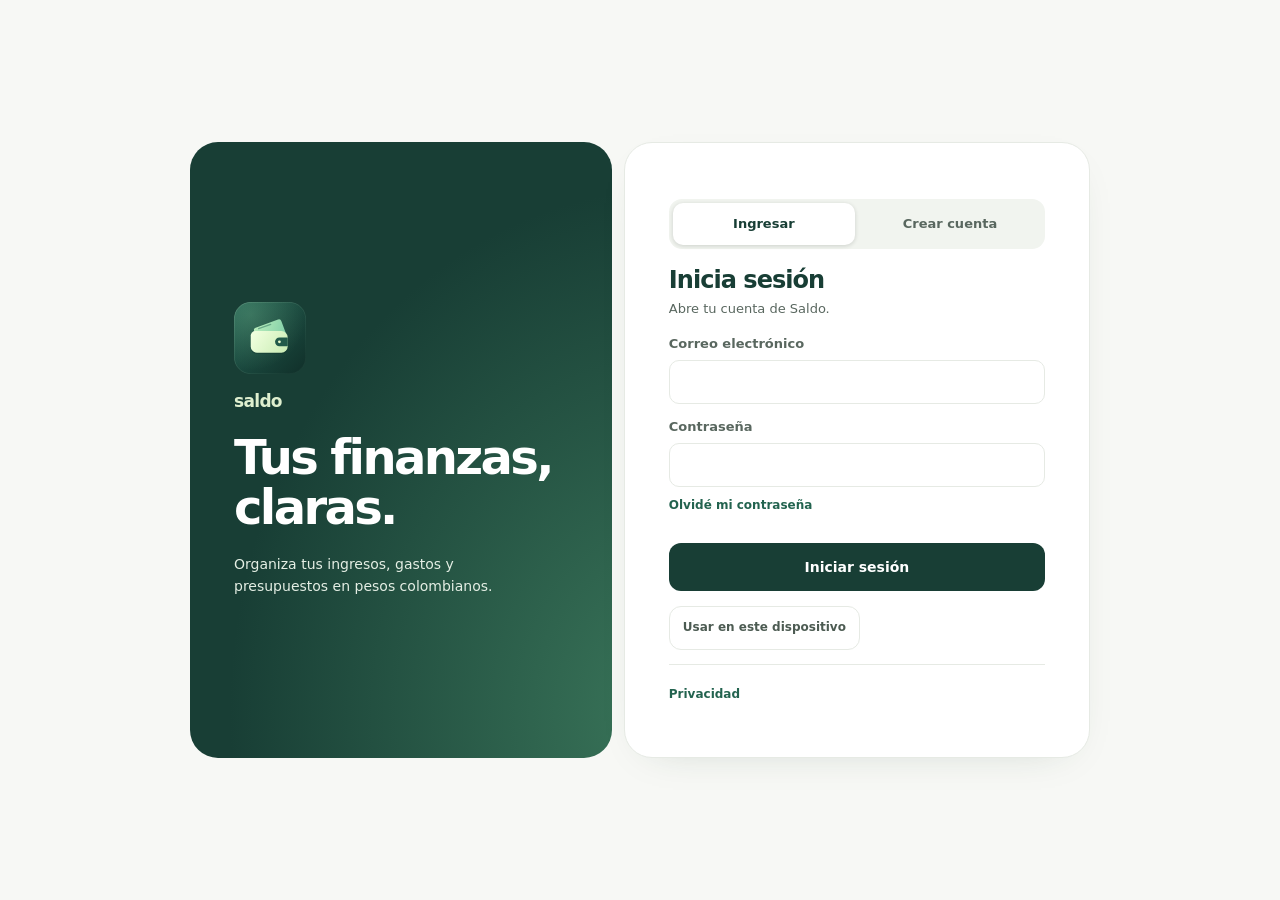
<file: index.html>
<!doctype html>
<html lang="es">
  <head>
    <meta charset="UTF-8" />
    <meta name="viewport" content="width=device-width, initial-scale=1, viewport-fit=cover" />
    <meta name="referrer" content="no-referrer" />
    <meta http-equiv="Content-Security-Policy" content="default-src 'self'; script-src 'self'; style-src 'self' 'unsafe-inline' https://fonts.googleapis.com; font-src 'self' https://fonts.gstatic.com; img-src 'self' data:; connect-src 'self' https://odveqruhywtrdajuxcts.supabase.co; object-src 'none'; base-uri 'none'; form-action 'self'; upgrade-insecure-requests" />
    <meta name="theme-color" content="#f7f8f5" />
    <meta name="description" content="Organiza tus ingresos, gastos y presupuestos en un solo lugar." />
    <link rel="icon" href="./icons/launcher.svg" type="image/svg+xml" />
    <link rel="apple-touch-icon" sizes="180x180" href="./icons/launcher-apple-180.png" />
    <link rel="manifest" href="./manifest.webmanifest" />
    <script src="./saldo-theme.js?v=7"></script>
    <link rel="stylesheet" href="./styles.css?v=7" />
    <title>Saldo — tus finanzas en orden</title>
  </head>
  <body>
    <div id="app"></div>
    <noscript>Activa JavaScript para usar Saldo.</noscript>
    <script src="./vendor/supabase.js?v=7" defer></script>
    <script src="./supabase-config.js?v=7" defer></script>
    <script src="./saldo-planning.js?v=7" defer></script>
    <script src="./saldo-recurrence.js?v=7" defer></script>
    <script src="./saldo-calendar.js?v=7" defer></script>
    <script src="./saldo-rules.js?v=7" defer></script>
    <script src="./saldo-extras.js?v=7" defer></script>
    <script src="./saldo-tools.js?v=7" defer></script>
    <script src="./saldo-state.js?v=7" defer></script>
    <script src="./app.js?v=7" defer></script>
  </body>
</html>
</file>
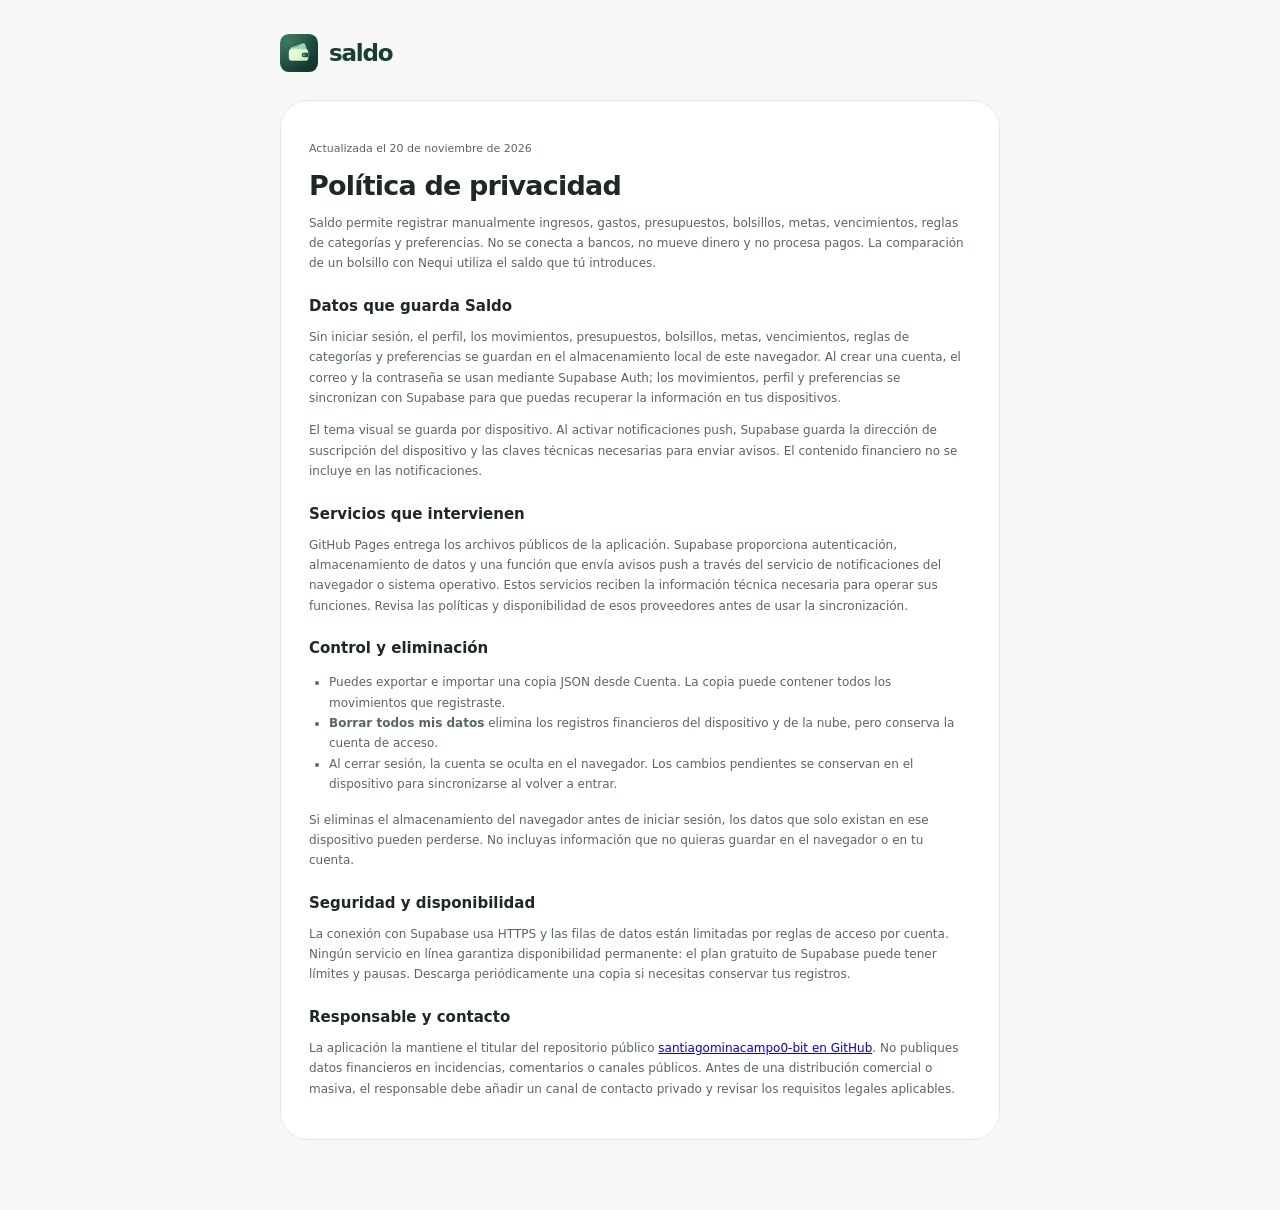
<file: privacy.html>
<!doctype html>
<html lang="es">
  <head>
    <meta charset="UTF-8" />
    <meta name="viewport" content="width=device-width, initial-scale=1" />
    <meta name="theme-color" content="#f7f8f5" />
    <title>Privacidad — Saldo</title>
    <link rel="icon" href="./icons/launcher.svg" type="image/svg+xml" />
    <script src="./saldo-theme.js?v=7"></script>
    <link rel="stylesheet" href="./styles.css?v=7" />
    <style>
      .privacy-page { max-width: 760px; margin: 0 auto; padding: 34px 20px 70px; }
      .privacy-page .brand { padding: 0 0 28px; }
      .privacy-document { padding: 28px; border: 1px solid var(--line); border-radius: var(--radius-xl); background: var(--surface); }
      .privacy-document h1 { margin: 0; font: 800 27px var(--display); letter-spacing: -.8px; }
      .privacy-document .updated { color: var(--muted); font-size: 11px; }
      .privacy-document h2 { margin: 23px 0 7px; font: 700 15px var(--display); }
      .privacy-document p, .privacy-document li { color: var(--muted); font-size: 12px; line-height: 1.7; }
      .privacy-document ul { padding-left: 20px; }
      @media(max-width:520px) { .privacy-page { padding: 22px 13px 50px; } .privacy-document { padding: 20px; } }
    </style>
  </head>
  <body>
    <main class="privacy-page">
      <a class="brand" href="./"><span class="brand-mark"><img src="./icons/saldo.svg?v=7" alt="" width="36" height="36" /></span><span>saldo</span></a>
      <article class="privacy-document">
        <p class="updated">Actualizada el 20 de noviembre de 2026</p>
        <h1>Política de privacidad</h1>
        <p>Saldo permite registrar manualmente ingresos, gastos, presupuestos, bolsillos, metas, vencimientos, reglas de categorías y preferencias. No se conecta a bancos, no mueve dinero y no procesa pagos. La comparación de un bolsillo con Nequi utiliza el saldo que tú introduces.</p>
        <h2>Datos que guarda Saldo</h2>
        <p>Sin iniciar sesión, el perfil, los movimientos, presupuestos, bolsillos, metas, vencimientos, reglas de categorías y preferencias se guardan en el almacenamiento local de este navegador. Al crear una cuenta, el correo y la contraseña se usan mediante Supabase Auth; los movimientos, perfil y preferencias se sincronizan con Supabase para que puedas recuperar la información en tus dispositivos.</p>
        <p>El tema visual se guarda por dispositivo. Al activar notificaciones push, Supabase guarda la dirección de suscripción del dispositivo y las claves técnicas necesarias para enviar avisos. El contenido financiero no se incluye en las notificaciones.</p>
        <h2>Servicios que intervienen</h2>
        <p>GitHub Pages entrega los archivos públicos de la aplicación. Supabase proporciona autenticación, almacenamiento de datos y una función que envía avisos push a través del servicio de notificaciones del navegador o sistema operativo. Estos servicios reciben la información técnica necesaria para operar sus funciones. Revisa las políticas y disponibilidad de esos proveedores antes de usar la sincronización.</p>
        <h2>Control y eliminación</h2>
        <ul>
          <li>Puedes exportar e importar una copia JSON desde Cuenta. La copia puede contener todos los movimientos que registraste.</li>
          <li><strong>Borrar todos mis datos</strong> elimina los registros financieros del dispositivo y de la nube, pero conserva la cuenta de acceso.</li>
          <li>Al cerrar sesión, la cuenta se oculta en el navegador. Los cambios pendientes se conservan en el dispositivo para sincronizarse al volver a entrar.</li>
        </ul>
        <p>Si eliminas el almacenamiento del navegador antes de iniciar sesión, los datos que solo existan en ese dispositivo pueden perderse. No incluyas información que no quieras guardar en el navegador o en tu cuenta.</p>
        <h2>Seguridad y disponibilidad</h2>
        <p>La conexión con Supabase usa HTTPS y las filas de datos están limitadas por reglas de acceso por cuenta. Ningún servicio en línea garantiza disponibilidad permanente: el plan gratuito de Supabase puede tener límites y pausas. Descarga periódicamente una copia si necesitas conservar tus registros.</p>
        <h2>Responsable y contacto</h2>
        <p>La aplicación la mantiene el titular del repositorio público <a href="https://github.com/santiagominacampo0-bit">santiagominacampo0-bit en GitHub</a>. No publiques datos financieros en incidencias, comentarios o canales públicos. Antes de una distribución comercial o masiva, el responsable debe añadir un canal de contacto privado y revisar los requisitos legales aplicables.</p>
      </article>
    </main>
  </body>
</html>
</file>
<file: styles.css>
:root {
  color-scheme: light;
  --paper: #f7f8f5;
  --surface: #ffffff;
  --surface-soft: #f1f4ef;
  --surface-subtle: #fbfcfa;
  --mobile-nav: #fbfcfaf5;
  --ink: #1e2824;
  --ink-soft: #4c5b52;
  --muted: #59675f;
  --line: #e6eae4;
  --control-line: var(--line);
  --track: #edf0ec;
  --focus-ring: #4b856d;
  --green: #23634f;
  --green-dark: #183e35;
  --green-pale: #e6f2e9;
  --primary: #183e35;
  --primary-hover: #245747;
  --on-primary: #ffffff;
  --hero-base: #183e35;
  --hero-highlight: #3a765a;
  --chart-income: #9dcba8;
  --chart-expense: #183e35;
  --switch-off: #75877c;
  --switch-thumb: #ffffff;
  --switch-thumb-on: #ffffff;
  --lime: #d5efbd;
  --red: #bd6155;
  --red-pale: #f8e9e6;
  --red-ink: #862f27;
  --red-hover: #f2d9d5;
  --amber: #a87939;
  --amber-pale: #fbf2e3;
  --amber-ink: #694616;
  --radius-xl: 28px;
  --radius-lg: 20px;
  --radius-md: 14px;
  --shadow: 0 12px 42px -28px #1c432b45;
  --scrim: #1a262061;
  --font: 'Avenir Next', 'Segoe UI', system-ui, -apple-system, BlinkMacSystemFont, sans-serif;
  --display: 'Avenir Next', 'Segoe UI', system-ui, sans-serif;
}

:root[data-theme="dark"] {
  color-scheme: dark;
  --paper: #111b17;
  --surface: #192721;
  --surface-soft: #23332b;
  --surface-subtle: #1b2922;
  --mobile-nav: #192721f5;
  --ink: #edf5ef;
  --ink-soft: #d2e1d8;
  --muted: #b5c6ba;
  --line: #35483d;
  --control-line: #657c6e;
  --track: #31463a;
  --focus-ring: #b9efcb;
  --green: #a5ddba;
  --green-dark: #c0efcf;
  --green-pale: #29483a;
  --primary: #a5ddba;
  --primary-hover: #c0efcf;
  --on-primary: #142c21;
  --hero-base: #17382e;
  --hero-highlight: #356653;
  --chart-income: #a5ddba;
  --chart-expense: #b8ade7;
  --switch-off: #607367;
  --switch-thumb: #f4fbf6;
  --switch-thumb-on: #142c21;
  --red: #f5afa4;
  --red-pale: #44302e;
  --red-ink: #ffc0b7;
  --red-hover: #543633;
  --amber: #edbe79;
  --amber-pale: #403221;
  --amber-ink: #f8d091;
  --shadow: 0 12px 42px -28px #000000a6;
  --scrim: #080d0bbb;
}

* { box-sizing: border-box; }
html { background: var(--paper); }
body { margin: 0; color: var(--ink); background: var(--paper); font: 15px/1.45 var(--font); -webkit-font-smoothing: antialiased; }
[hidden] { display: none !important; }
button, input, select, textarea { font: inherit; }
input::placeholder, textarea::placeholder { color: var(--muted); opacity: 1; }
button { color: inherit; }
button:focus-visible, a:focus-visible, input:focus-visible, select:focus-visible, textarea:focus-visible { outline: 3px solid var(--focus-ring); outline-offset: 3px; }
button:disabled { opacity: .5; cursor: not-allowed; }

.app-shell { min-height: 100vh; }
.sidebar { position: fixed; inset: 0 auto 0 0; z-index: 10; display: flex; width: 250px; flex-direction: column; overflow-y: auto; padding: 30px 18px 22px; border-right: 1px solid var(--line); background: var(--surface-subtle); }
.brand { display: flex; align-items: center; gap: 11px; padding: 0 13px 34px; color: var(--green-dark); font: 800 23px/1 var(--display); letter-spacing: -1.2px; text-decoration: none; }
.brand-mark { display: grid; width: 38px; height: 38px; flex: 0 0 38px; place-items: center; border-radius: 10px; color: var(--lime); }
.brand-mark img { display: block; width: 100%; height: 100%; object-fit: contain; }
.brand-mark svg { width: 24px; height: 24px; }
.nav-label { padding: 0 14px 11px; color: var(--muted); font-size: 10px; font-weight: 700; letter-spacing: 1.2px; text-transform: uppercase; }
.nav-list { display: grid; gap: 5px; }
.nav-button { display: flex; width: 100%; align-items: center; gap: 13px; padding: 12px 14px; border: 0; border-radius: 13px; background: transparent; color: var(--muted); text-align: left; font-size: 14px; font-weight: 600; cursor: pointer; transition: background .18s ease, color .18s ease, transform .18s ease; }
.nav-button:hover { transform: translateX(2px); background: var(--surface-soft); color: var(--green-dark); }
.nav-button.active { background: var(--primary); color: var(--on-primary); }
.nav-icon { display: grid; width: 19px; height: 19px; place-items: center; }
.nav-icon svg { width: 18px; height: 18px; fill: none; stroke: currentColor; stroke-linecap: round; stroke-linejoin: round; stroke-width: 1.8; }
.sidebar-bottom { margin-top: auto; }
.privacy-note { margin: 0 5px 20px; padding: 13px 14px; border-radius: 15px; background: var(--surface-soft); color: var(--muted); font-size: 11px; line-height: 1.45; }
.privacy-note strong { display: block; margin-bottom: 4px; color: var(--ink-soft); font-size: 12px; }
.profile-chip { display: flex; align-items: center; gap: 11px; padding: 12px 11px 2px; border-top: 1px solid var(--line); }
.avatar { display: grid; width: 36px; height: 36px; flex: 0 0 36px; place-items: center; border-radius: 50%; background: var(--lime); color: #183e35; font-size: 13px; font-weight: 700; }
.profile-info { min-width: 0; }
.profile-name { display: block; overflow: hidden; color: var(--ink); font-size: 12px; font-weight: 700; text-overflow: ellipsis; white-space: nowrap; }
.profile-caption { display: block; color: var(--muted); font-size: 10px; }

.main-area { min-height: 100vh; margin-left: 250px; padding: 33px 46px 70px; }
.topbar { display: flex; max-width: 1160px; align-items: center; justify-content: space-between; gap: 20px; margin: 0 auto 27px; }
.topbar-greeting { min-width: 0; }
.eyebrow { margin: 0 0 4px; color: var(--muted); font-size: 12px; font-weight: 600; }
.eyebrow::first-letter { text-transform: uppercase; }
.topbar h1 { margin: 0; font: 750 26px/1.2 var(--display); letter-spacing: -.7px; overflow-wrap: anywhere; }
.topbar-actions { display: flex; align-items: center; gap: 11px; }
.month-picker { display: flex; align-items: center; gap: 8px; padding: 6px; border: 1px solid var(--line); border-radius: 13px; background: var(--surface); }
.month-picker span { min-width: 104px; color: var(--ink-soft); text-align: center; font-size: 12px; font-weight: 700; }
.icon-button { display: inline-grid; width: 34px; height: 34px; place-items: center; border: 0; border-radius: 10px; background: transparent; color: var(--muted); cursor: pointer; transition: background .16s ease, color .16s ease; }
.icon-button:hover { background: var(--surface-soft); color: var(--green-dark); }
.icon-button svg { width: 17px; height: 17px; fill: none; stroke: currentColor; stroke-linecap: round; stroke-linejoin: round; stroke-width: 1.8; }
.primary-button, .secondary-button, .text-button, .danger-button { display: inline-flex; align-items: center; justify-content: center; gap: 8px; border: 0; border-radius: 12px; font-size: 12px; font-weight: 700; cursor: pointer; transition: background .16s ease, transform .16s ease; }
.primary-button { min-height: 42px; padding: 0 16px; background: var(--primary); color: var(--on-primary); }
.primary-button:hover { transform: translateY(-1px); background: var(--primary-hover); }
.primary-button svg, .secondary-button svg, .text-button svg, .danger-button svg, .more-button svg, .avatar svg, .muted-panel svg { width: 17px; height: 17px; flex: 0 0 17px; fill: none; stroke: currentColor; stroke-linecap: round; stroke-linejoin: round; stroke-width: 1.8; }
.primary-button:active, .secondary-button:active, .icon-button:active, .nav-button:active { transform: scale(.97); }
.secondary-button { min-height: 38px; padding: 0 13px; border: 1px solid var(--line); background: var(--surface); color: var(--ink-soft); }
.secondary-button:hover { background: var(--surface-soft); }
.text-button { padding: 5px 0; background: transparent; color: var(--green); text-decoration: none; }
.text-button:hover { color: var(--green-dark); }
.danger-button { min-height: 38px; padding: 0 13px; background: var(--red-pale); color: var(--red-ink); }
.danger-button:hover { background: var(--red-hover); }

.content { max-width: 1160px; margin: 0 auto; }
.content.view-arrive, .view-arrive .content { animation: arrive .23s cubic-bezier(.18,.7,.24,1) both; }
@keyframes arrive { from { opacity: 0; transform: translateY(7px); } to { opacity: 1; transform: translateY(0); } }
.view-arrive :is(.chart-column, .report-bar, .progress-fill, .category-track span) { transform-origin: bottom; animation: chart-rise .38s cubic-bezier(.18,.7,.24,1) both; }
.view-arrive :is(.progress-fill, .category-track span) { transform-origin: left; animation-name: progress-grow; }
@keyframes chart-rise { from { transform: scaleY(.14); opacity: .3; } }
@keyframes progress-grow { from { transform: scaleX(0); } }
.hero-grid { display: grid; grid-template-columns: minmax(0, 1.55fr) minmax(230px, .85fr); gap: 18px; margin-bottom: 18px; }
.balance-card { position: relative; overflow: hidden; min-height: 215px; padding: 28px 30px; border-radius: var(--radius-xl); background: radial-gradient(ellipse at 94% 95%, #346952, transparent 75%), #153830; box-shadow: 0 18px 34px -27px #163b32a0; color: white; }
.balance-card:after { position: absolute; right: -45px; bottom: -100px; width: 250px; height: 250px; border: 1px solid rgba(213,239,189,.18); border-radius: 50%; content: ''; }
.balance-card:before { position: absolute; right: -2px; bottom: -112px; width: 195px; height: 195px; border: 1px solid rgba(213,239,189,.16); border-radius: 50%; content: ''; }
.balance-top { position: relative; z-index: 1; display: flex; align-items: center; justify-content: space-between; gap: 15px; }
.balance-label { color: rgba(255,255,255,.72); font-size: 12px; font-weight: 600; }
.private-pill { display: inline-flex; align-items: center; gap: 6px; padding: 6px 9px; border: 1px solid rgba(255,255,255,.16); border-radius: 20px; color: rgba(255,255,255,.77); font-size: 10px; }
.private-pill svg { width: 12px; height: 12px; fill: none; stroke: currentColor; stroke-width: 1.8; }
.balance-amount { position: relative; z-index: 1; margin: 18px 0 22px; font: 800 clamp(30px, 4vw, 43px)/1 var(--display); letter-spacing: -1.8px; }
.balance-foot { position: relative; z-index: 1; display: flex; align-items: center; gap: 8px; color: rgba(255,255,255,.69); font-size: 11px; }
.balance-foot .balance-change { display: inline-flex; align-items: center; gap: 4px; color: var(--lime); font-weight: 700; }
.balance-amount, .stat-value, .transaction-amount, .budget-total-value, .report-kpi strong { font-variant-numeric: tabular-nums; overflow-wrap: anywhere; }
.balance-change svg { width: 13px; height: 13px; fill: none; stroke: currentColor; stroke-width: 2; }
.month-summary { display: grid; gap: 12px; }
.stat-card { display: flex; min-height: 101px; align-items: center; justify-content: space-between; gap: 12px; padding: 19px 21px; border: 1px solid var(--line); border-radius: var(--radius-lg); background: var(--surface); }
.stat-copy { min-width: 0; }
.stat-label { margin-bottom: 7px; color: var(--muted); font-size: 11px; font-weight: 600; }
.stat-value { font: 700 21px/1.1 var(--display); letter-spacing: -.5px; }
.stat-meta { margin-top: 5px; color: var(--muted); font-size: 10px; }
.stat-icon { display: grid; width: 41px; height: 41px; flex: 0 0 41px; place-items: center; border-radius: 14px; }
.stat-icon svg { width: 18px; height: 18px; fill: none; stroke: currentColor; stroke-linecap: round; stroke-linejoin: round; stroke-width: 1.8; }
.stat-icon.income { background: var(--green-pale); color: var(--green); }
.stat-icon.expense { background: var(--red-pale); color: var(--red); }
.section-grid { display: grid; grid-template-columns: minmax(0, 1.2fr) minmax(285px, .8fr); gap: 18px; margin-bottom: 18px; }
.panel { min-width: 0; border: 1px solid var(--line); border-radius: var(--radius-lg); background: var(--surface); box-shadow: var(--shadow); }
.panel-pad { padding: 22px 23px; }
.section-heading { display: flex; align-items: flex-start; justify-content: space-between; gap: 12px; margin-bottom: 20px; }
.section-heading h2 { margin: 0; font: 700 16px/1.25 var(--display); letter-spacing: -.3px; }
.section-heading p { margin: 5px 0 0; color: var(--muted); font-size: 11px; }
.chart-area { display: flex; height: 186px; align-items: end; gap: clamp(9px, 2vw, 20px); padding: 0 3px; }
.chart-item { display: flex; min-width: 0; height: 100%; flex: 1; flex-direction: column; align-items: center; justify-content: end; gap: 8px; }
.chart-columns { display: flex; width: min(100%, 42px); height: 145px; align-items: end; justify-content: center; gap: 4px; border-bottom: 1px solid var(--line); }
.chart-column { min-width: 8px; max-width: 16px; flex: 1; border-radius: 5px 5px 1px 1px; transition: height .35s cubic-bezier(.2,.7,.2,1); }
.chart-column.income { background: var(--chart-income); }
.chart-column.expense { background: var(--chart-expense); }
.chart-month { color: var(--muted); font-size: 9px; text-transform: capitalize; }
.legend { display: flex; align-items: center; gap: 15px; margin-top: 13px; color: var(--muted); font-size: 10px; }
.legend-item { display: inline-flex; align-items: center; gap: 6px; }
.legend-dot { width: 8px; height: 8px; border-radius: 3px; background: var(--chart-income); }
.legend-dot.expense { background: var(--chart-expense); }
.budget-mini { display: grid; gap: 17px; }
.budget-row { display: grid; gap: 8px; }
.budget-row-top { display: flex; align-items: center; justify-content: space-between; gap: 8px; font-size: 11px; }
.budget-category { display: inline-flex; align-items: center; gap: 8px; color: var(--ink-soft); font-weight: 600; }
.category-dot { width: 8px; height: 8px; flex: 0 0 8px; border-radius: 50%; background: #8eaf8d; }
.budget-amount { color: var(--muted); font-size: 10px; }
.progress { height: 6px; overflow: hidden; border-radius: 8px; background: var(--track); }
.progress-fill { height: 100%; border-radius: inherit; background: #85b28d; transition: width .4s ease; }
.progress-fill.warn { background: #d6a45c; }
.progress-fill.over { background: var(--red); }
.activity-panel { overflow: hidden; }
.activity-list { display: grid; }
.transaction-row { display: grid; grid-template-columns: 40px minmax(0, 1fr) auto; align-items: center; gap: 12px; padding: 13px 0; border-top: 1px solid var(--line); }
.transaction-row:first-child { border-top: 0; }
.transaction-symbol { display: grid; width: 39px; height: 39px; place-items: center; border-radius: 13px; background: var(--surface-soft); color: var(--ink-soft); }
.transaction-symbol.income { background: var(--green-pale); color: var(--green); }
.transaction-symbol svg { width: 17px; height: 17px; fill: none; stroke: currentColor; stroke-linecap: round; stroke-linejoin: round; stroke-width: 1.8; }
.transaction-copy { min-width: 0; }
.transaction-title { display: block; overflow: hidden; font-size: 13px; font-weight: 700; text-overflow: ellipsis; white-space: nowrap; }
.transaction-meta { display: block; overflow: hidden; margin-top: 3px; color: var(--muted); font-size: 11px; text-overflow: ellipsis; white-space: nowrap; }
.transaction-amount { min-width: 0; max-width: 100%; text-align: right; font-size: 13px; font-weight: 700; }
.transaction-amount.income { color: var(--green); }
.transaction-date { display: block; margin-top: 3px; color: var(--muted); font-size: 10px; font-weight: 500; }
.activity-footer { padding-top: 10px; border-top: 1px solid var(--line); text-align: center; }
.empty-state { padding: 29px 18px; border: 1px dashed var(--control-line); border-radius: 16px; background: var(--surface-subtle); text-align: center; }
.empty-icon { display: grid; width: 45px; height: 45px; place-items: center; margin: 0 auto 12px; border-radius: 15px; background: var(--green-pale); color: var(--green); }
.empty-icon svg { width: 21px; height: 21px; fill: none; stroke: currentColor; stroke-linecap: round; stroke-linejoin: round; stroke-width: 1.8; }
.empty-state h3 { margin: 0; font: 700 13px var(--display); }
.empty-state p { max-width: 250px; margin: 6px auto 14px; color: var(--muted); font-size: 10px; }
.chart-empty { display: grid; min-height: 176px; align-content: center; justify-items: center; padding: 16px; border-radius: 15px; background: var(--surface-subtle); text-align: center; }
.chart-empty .empty-icon { margin-bottom: 8px; }
.chart-empty p { max-width: 260px; margin: 0 0 8px; color: var(--muted); font-size: 10px; }

.page-title-row { display: flex; align-items: flex-start; justify-content: space-between; gap: 15px; margin-bottom: 21px; }
.page-title-row h2 { margin: 0; font: 700 19px/1.2 var(--display); letter-spacing: -.4px; }
.page-title-row p { margin: 6px 0 0; color: var(--muted); font-size: 11px; }
.toolbar { display: flex; flex-wrap: wrap; align-items: center; justify-content: space-between; gap: 12px; margin-bottom: 16px; }
.filter-group { display: flex; flex-wrap: wrap; gap: 7px; }
.filter-chip { min-height: 32px; padding: 0 12px; border: 1px solid var(--line); border-radius: 18px; background: var(--surface); color: var(--muted); font-size: 10px; font-weight: 700; cursor: pointer; }
.filter-chip.active { border-color: var(--primary); background: var(--primary); color: var(--on-primary); }
.search-wrap { position: relative; min-width: 175px; flex: 0 1 230px; }
.search-wrap svg { position: absolute; top: 50%; left: 11px; width: 15px; height: 15px; transform: translateY(-50%); fill: none; stroke: var(--muted); stroke-width: 1.8; }
.search-wrap input { width: 100%; height: 36px; padding: 0 12px 0 34px; border: 1px solid var(--control-line); border-radius: 11px; background: var(--surface); color: var(--ink); font-size: 11px; }
.table-head { display: grid; grid-template-columns: minmax(0, 1fr) 105px 105px 36px; gap: 12px; padding: 14px 15px 10px; color: var(--muted); font-size: 10px; font-weight: 700; letter-spacing: .8px; text-transform: uppercase; }
.table-head span:nth-child(3) { text-align: right; }
.movement-list { padding: 0 15px; }
.movement-list .transaction-row { grid-template-columns: 40px minmax(0, 1fr) 105px 105px 36px; padding: 12px 0; }
.row-category { color: var(--muted); font-size: 10px; }
.more-button { display: grid; width: 36px; height: 36px; place-items: center; border: 0; border-radius: 8px; background: transparent; color: var(--muted); cursor: pointer; }
.more-button:hover { background: var(--surface-soft); }
.movement-total { display: flex; align-items: center; justify-content: space-between; gap: 8px; padding: 14px 15px; border-top: 1px solid var(--line); color: var(--muted); font-size: 11px; }
.movement-total strong { min-width: 0; color: var(--ink); font-size: 12px; text-align: right; overflow-wrap: anywhere; }
.budget-cards { display: grid; grid-template-columns: repeat(2, minmax(0, 1fr)); gap: 13px; }
.budget-card { padding: 17px 18px; border: 1px solid var(--line); border-radius: 17px; background: var(--surface); }
.budget-card-head { display: flex; align-items: center; justify-content: space-between; gap: 10px; margin-bottom: 14px; }
.budget-card-title { display: flex; align-items: center; gap: 9px; font-size: 12px; font-weight: 700; }
.budget-card-value { color: var(--muted); font-size: 10px; }
.budget-card-foot { display: flex; align-items: center; justify-content: space-between; gap: 8px; margin-top: 8px; color: var(--muted); font-size: 9px; }
.budget-edit { width: 27px; height: 27px; border: 0; border-radius: 8px; background: var(--surface-soft); color: var(--muted); cursor: pointer; }
.budget-edit svg { width: 13px; height: 13px; fill: none; stroke: currentColor; stroke-width: 1.8; }
.budget-total-card { display: flex; align-items: center; justify-content: space-between; gap: 20px; margin-bottom: 16px; padding: 19px 21px; border-radius: 17px; background: var(--hero-base); color: white; }
.budget-total-label { color: rgba(255,255,255,.74); font-size: 11px; }
.budget-total-value { margin-top: 5px; font: 700 22px var(--display); }
.budget-total-right { text-align: right; }
.budget-total-right span { display: block; color: rgba(255,255,255,.66); font-size: 9px; }
.budget-total-right strong { display: block; margin-top: 4px; color: var(--lime); font-size: 13px; }
.report-grid { display: grid; grid-template-columns: minmax(0, 1.2fr) minmax(250px, .8fr); gap: 17px; }
.report-kpis { display: grid; grid-template-columns: repeat(3, minmax(0, 1fr)); gap: 11px; margin-bottom: 17px; }
.report-kpi { padding: 15px 16px; border: 1px solid var(--line); border-radius: 15px; background: var(--surface); }
.report-kpi span { display: block; color: var(--muted); font-size: 10px; }
.report-kpi strong { display: block; overflow: hidden; margin-top: 7px; font: 700 17px var(--display); text-overflow: ellipsis; }
.report-kpi strong.positive { color: var(--green); }
.report-kpi strong.negative { color: var(--red); }
.report-chart { display: flex; height: 220px; align-items: end; gap: clamp(10px, 2vw, 21px); padding: 0 5px; }
.report-bar-group { display: flex; min-width: 0; height: 100%; flex: 1; flex-direction: column; align-items: center; justify-content: end; gap: 9px; }
.report-bars { display: flex; width: min(100%, 53px); height: 180px; align-items: end; justify-content: center; gap: 4px; border-bottom: 1px solid var(--line); }
.report-bar { min-width: 9px; max-width: 20px; flex: 1; border-radius: 5px 5px 1px 1px; }
.report-bar.income { background: var(--chart-income); }
.report-bar.expense { background: var(--chart-expense); }
.report-month { color: var(--muted); font-size: 9px; text-transform: capitalize; }
.category-list { display: grid; gap: 15px; }
.category-row { display: grid; grid-template-columns: minmax(0,1fr) auto; align-items: center; gap: 9px 12px; }
.category-row-name { display: flex; align-items: center; gap: 8px; color: var(--ink-soft); font-size: 11px; font-weight: 600; }
.category-row-value { font-size: 11px; font-weight: 700; }
.category-track { grid-column: 1 / -1; height: 5px; overflow: hidden; border-radius: 6px; background: var(--track); }
.category-track span { display: block; height: 100%; border-radius: inherit; background: #8eaf8d; }
.report-actions { display: flex; justify-content: flex-end; margin-top: 14px; }
.profile-layout { display: grid; grid-template-columns: minmax(0, 1fr) minmax(270px, .75fr); gap: 17px; align-items: start; }
.form-section { padding: 21px 22px; border-bottom: 1px solid var(--line); }
.form-section:last-child { border-bottom: 0; }
.form-section h3 { margin: 0; font: 700 14px var(--display); }
.form-section > p { margin: 6px 0 0; color: var(--muted); font-size: 10px; }
.cloud-account { display: flex; align-items: center; gap: 10px; margin-top: 15px; padding: 11px 12px; border: 1px solid var(--line); border-radius: 12px; background: var(--surface-soft); }
.cloud-account > span:last-child { display: grid; gap: 3px; min-width: 0; }
.cloud-account strong { overflow: hidden; font-size: 10px; text-overflow: ellipsis; }
.cloud-account small { color: var(--muted); font-size: 9px; }
.switch:disabled { cursor: not-allowed; opacity: .5; }
.form-grid { display: grid; grid-template-columns: repeat(2, minmax(0,1fr)); gap: 14px; margin-top: 18px; }
.field { display: grid; min-width: 0; gap: 6px; }
.field.full { grid-column: 1 / -1; }
.field label { color: var(--muted); font-size: 10px; font-weight: 700; }
.field input, .field select, .field textarea { width: 100%; min-width: 0; min-height: 44px; padding: 0 11px; border: 1px solid var(--control-line); border-radius: 10px; background: var(--surface); color: var(--ink); font-size: 14px; }
.field textarea { min-height: 76px; padding-top: 10px; resize: vertical; }
.field-help { color: var(--muted); font-size: 9px; }
.theme-picker { max-width: 21rem; margin-top: 12px; }
.theme-picker label, .theme-picker .field-help { font-size: .8rem; }
.theme-picker select { font-size: 16px; }

.form-actions { display: flex; justify-content: flex-end; margin-top: 16px; }
.setting-row { display: flex; align-items: flex-start; justify-content: space-between; gap: 15px; padding: 13px 0; border-top: 1px solid var(--line); }
.setting-row:first-of-type { margin-top: 12px; }
.setting-row strong { display: block; font-size: 11px; }
.setting-row small { display: block; max-width: 420px; margin-top: 4px; color: var(--muted); font-size: 9px; line-height: 1.5; }
.switch { position: relative; display: inline-flex; width: 39px; height: 23px; flex: 0 0 39px; align-items: center; border: 0; border-radius: 14px; background: var(--switch-off); cursor: pointer; transition: background .18s ease; }
.switch:after { position: absolute; left: 3px; width: 17px; height: 17px; border-radius: 50%; background: var(--switch-thumb); content: ''; transition: transform .18s ease; }
.switch.on { background: var(--green); }
.switch.on:after { background: var(--switch-thumb-on); transform: translateX(16px); }
.local-badge { display: inline-flex; align-items: center; gap: 6px; padding: 5px 8px; border-radius: 10px; background: var(--green-pale); color: var(--green); font-size: 9px; font-weight: 700; }
.local-badge svg { width: 12px; height: 12px; fill: none; stroke: currentColor; stroke-width: 1.8; }
.account-actions { display: flex; flex-wrap: wrap; gap: 8px; margin-top: 13px; }
.reminder-controls { display: grid; grid-template-columns: 1fr 1fr; gap: 11px; margin-top: 14px; }
.reminder-controls label { display: grid; gap: 6px; color: var(--muted); font-size: 9px; font-weight: 700; }
.reminder-controls select, .reminder-controls input { min-height: 36px; padding: 0 9px; border: 1px solid var(--control-line); border-radius: 9px; background: var(--surface); color: var(--ink); font-size: 11px; }
.muted-panel { padding: 16px 17px; border-radius: 15px; background: var(--surface-soft); }
.muted-panel strong { display: block; font-size: 11px; }
.muted-panel p { margin: 5px 0 0; color: var(--muted); font-size: 9px; line-height: 1.55; }

.modal-backdrop { position: fixed; z-index: 30; inset: 0; display: grid; place-items: center; padding: 18px; background: var(--scrim); animation: fade-in .15s ease both; }
@keyframes fade-in { from { opacity: 0; } to { opacity: 1; } }
.modal { width: min(100%, 450px); max-height: min(90vh, 760px); overflow: auto; border: 1px solid var(--line); border-radius: 24px; background: var(--surface); animation: modal-in .2s ease both; }
@keyframes modal-in { from { opacity: 0; transform: translateY(7px) scale(.985); } to { opacity: 1; transform: translateY(0) scale(1); } }
.modal-header { display: flex; align-items: flex-start; justify-content: space-between; gap: 15px; padding: 22px 23px 15px; }
.modal-header h2 { margin: 0; font: 700 17px var(--display); }
.modal-header p { margin: 5px 0 0; color: var(--muted); font-size: 10px; }
.modal-body { padding: 0 23px 22px; }
.type-switch { display: grid; grid-template-columns: 1fr 1fr; gap: 5px; padding: 4px; margin: 0 0 15px; border-radius: 12px; background: var(--surface-soft); }
.type-choice { min-height: 35px; border: 0; border-radius: 9px; background: transparent; color: var(--muted); font-size: 11px; font-weight: 700; cursor: pointer; }
.type-choice.active.income { background: var(--surface); color: var(--green); }
.type-choice.active.expense { background: var(--surface); color: var(--red); }
.modal-form { display: grid; gap: 12px; }
.modal-form .field input, .modal-form .field select { min-height: 43px; }
.modal-form .field-amount input { font: 700 23px var(--display); }
.modal-form-actions { display: flex; justify-content: flex-end; gap: 8px; padding-top: 5px; }
.toast-region { position: fixed; z-index: 50; right: 20px; bottom: 20px; display: grid; gap: 9px; width: min(350px, calc(100vw - 32px)); pointer-events: none; }
.toast { display: flex; align-items: center; gap: 10px; padding: 13px 15px; border: 1px solid var(--line); border-radius: 14px; background: var(--surface); font-size: 11px; animation: toast-in .2s ease both; }
@keyframes toast-in { from { opacity: 0; transform: translateY(6px); } to { opacity: 1; transform: translateY(0); } }
.toast-mark { width: 8px; height: 8px; flex: 0 0 8px; border-radius: 50%; background: var(--green); }
.toast.error .toast-mark { background: var(--red); }
.toast.info .toast-mark { background: var(--amber); }
.toast-message { color: var(--ink-soft); }
.mobile-nav { display: none; }
.install-banner { display: none; position: fixed; z-index: 20; right: 16px; bottom: 84px; left: 16px; align-items: center; gap: 11px; padding: 12px; border: 1px solid var(--line); border-radius: 16px; background: var(--surface); }
.install-banner.visible { display: flex; }
.install-copy { min-width: 0; flex: 1; }
.install-copy strong { display: block; font-size: 11px; }
.install-copy span { color: var(--muted); font-size: 9px; }

.auth-shell {
  display: grid;
  grid-template-columns: minmax(0, .95fr) minmax(0, 1.05fr);
  align-items: stretch;
  width: min(100% - 48px, 900px);
  min-height: 100vh;
  min-height: 100svh;
  margin-inline: auto;
  padding-block: max(32px, env(safe-area-inset-top)) max(32px, env(safe-area-inset-bottom));
  align-content: center;
  gap: 12px;
  animation: arrive .28s ease both;
}
.auth-intro, .auth-card { min-width: 0; padding: clamp(24px, 5vw, 44px); border-radius: var(--radius-xl); }
.auth-intro {
  display: flex;
  flex-direction: column;
  justify-content: center;
  background: radial-gradient(ellipse at 115% 93%, var(--hero-highlight) 0, transparent 65%), var(--hero-base);
  color: white;
}
.auth-intro :is(.brand, .eyebrow) { padding: 0; color: #d8efc5; }
.auth-hero-mark { display: grid; width: 72px; height: 72px; flex: 0 0 72px; place-items: center; margin: 0 0 14px; }
.auth-hero-mark :is(svg,img) { display: block; width: 100%; height: 100%; border-radius: 21%; object-fit: contain; }
.auth-intro h1 { max-width: 14ch; margin: 18px 0 8px; font: 750 clamp(30px, 4.5vw, 48px)/1.04 var(--display); letter-spacing: -.055em; }
.auth-intro p { max-width: 34ch; margin: 12px 0 0; color: #e4eee4; font-size: 14px; line-height: 1.6; }
.auth-intro .brand-word { display: block; margin: 0; color: #deefcf; font-size: 17px; font-weight: 800; letter-spacing: -.04em; }
.auth-card { align-self: stretch; border: 1px solid var(--line); background: var(--surface); box-shadow: var(--shadow); }
.auth-card h2 { margin: 0 0 6px; color: var(--green-dark); font: 750 24px/1.12 var(--display); letter-spacing: -.04em; }
.auth-card > p, .auth-panel > p { margin: 0 0 14px; color: var(--muted); font-size: 13px; }
.auth-panel { min-width: 0; }
.auth-panel .form-grid, .auth-panel .modal-form { margin-top: 16px; }
.auth-panel .field:not(.full) + .field:not(.full) { margin-top: 10px; }
.auth-mode-switch {
  display: grid;
  grid-template-columns: repeat(2, minmax(0,1fr));
  gap: 4px;
  margin-block: 12px 18px;
  padding: 4px;
  border-radius: 13px;
  background: var(--surface-soft);
}
.auth-mode-switch button {
  min-height: 42px;
  padding: 4px 8px;
  border: 0;
  border-radius: 10px;
  background: transparent;
  color: var(--muted);
  font-size: 13px;
  font-weight: 700;
  cursor: pointer;
}
.auth-mode-switch button:is(.active, [aria-selected="true"], [aria-pressed="true"], [aria-current="true"]) { background: var(--surface); color: var(--green-dark); box-shadow: 0 1px 4px #10181129; }
.auth-card .field label { font-size: 13px; }
.auth-actions { display: flex; flex-wrap: wrap; justify-content: space-between; gap: 7px 12px; margin-top: 15px; }
.auth-actions button { min-height: 44px; }
.auth-actions .primary-button, .auth-panel .primary-button[type="submit"] { width: 100%; min-height: 48px; font-size: 14px; }
.auth-panel .primary-button[type="submit"] { margin-top: 10px; }
.auth-panel .text-button { margin-top: 5px; }
.auth-footer { display: flex; flex-wrap: wrap; align-items: center; justify-content: space-between; gap: 6px 14px; margin-top: 14px; padding: 12px 0 0; border-top: 1px solid var(--line); color: var(--muted); font-size: 12px; }
.auth-footer :is(a,button) { min-height: 36px; }
#auth-feedback:not(:empty) { margin: 12px 0 0; padding: 10px 12px; border-radius: 10px; background: var(--surface-soft); color: var(--green-dark); font-size: 13px; }
#auth-feedback:is(.error, [data-type="error"]):not(:empty) { color: var(--red-ink); background: var(--red-pale); }

@media (max-width: 1100px) {
  .main-area { padding-right: 30px; padding-left: 30px; }
  .sidebar { width: 220px; }
  .main-area { margin-left: 220px; }
  .hero-grid { grid-template-columns: minmax(0, 1.2fr) minmax(215px, .8fr); }
  .section-grid { grid-template-columns: minmax(0,1fr) minmax(255px,.85fr); }
}
@media (max-width: 850px) {
  .sidebar { width: 74px; align-items: center; padding: 22px 9px; }
  .brand { padding: 0 0 30px; }
  .brand-word, .nav-label, .nav-button span:last-child, .privacy-note, .profile-info { display: none; }
  .nav-list { width: 100%; }
  .nav-button { justify-content: center; padding: 12px 0; }
  .nav-icon { width: 22px; height: 22px; }
  .profile-chip { justify-content: center; padding: 13px 0 2px; }
  .main-area { margin-left: 74px; padding: 28px 25px 45px; }
  .hero-grid { grid-template-columns: minmax(0,1.2fr) minmax(200px,.8fr); gap: 13px; }
  .section-grid, .report-grid, .profile-layout { grid-template-columns: 1fr; }
}
@media (max-width: 680px) {
  .auth-shell { width: min(100% - 30px, 455px); grid-template-columns: minmax(0,1fr); align-content: start; gap: 10px; padding-block-start: max(15px, env(safe-area-inset-top)); }
  .auth-intro, .auth-card { padding: 19px; border-radius: 20px; }
  .auth-hero-mark { width: 44px; height: 44px; flex-basis: 44px; margin: 0 0 6px; }
  .auth-intro h1 { max-width: 17ch; margin-top: 7px; font-size: 30px; }
  .auth-intro p { margin-top: 3px; font-size: 13px; }
}
@media (max-width: 720px) and (min-width: 641px) {
  .topbar { flex-wrap: wrap; }
  .topbar-actions { width: 100%; justify-content: flex-end; }
  .topbar h1 { font-size: 23px; }
}
@media (max-width: 640px) {
  .sidebar { display: none; }
  .main-area { margin: 0; padding: calc(16px + env(safe-area-inset-top)) max(14px, env(safe-area-inset-right)) calc(90px + env(safe-area-inset-bottom)) max(14px, env(safe-area-inset-left)); }
  .topbar { display: grid; grid-template-columns: 1fr; align-items: start; gap: 11px; margin-bottom: 20px; }
  .topbar-actions { width: 100%; justify-content: space-between; gap: 7px; }
  .topbar h1 { font-size: 25px; }
  .topbar-actions .primary-button { min-height: 46px; margin-left: auto; padding: 0 11px; font-size: 12px; line-height: 1.2; }
  .topbar-actions .primary-button svg { width: 18px; height: 18px; }
  .topbar-actions .month-picker { min-width: 0; gap: 0; padding: 1px; }
  .month-picker span { min-width: 0; padding: 0 2px; font-size: 11px; }
  .month-picker .icon-button { width: 44px; height: 44px; flex: 0 0 44px; }
  .hero-grid { grid-template-columns: 1fr; gap: 10px; }
  .balance-card { min-height: 174px; padding: 20px 19px; border-radius: 23px; }
  .balance-top { gap: 8px; flex-wrap: wrap; }
  .private-pill { padding: 4px 7px; }
  .balance-amount { margin: 16px 0 12px; font-size: clamp(28px, 9vw, 39px); }
  .balance-foot { font-size: 12px; }
  .month-summary { grid-template-columns: repeat(2, minmax(0,1fr)); gap: 9px; }
  .stat-card { min-height: 91px; gap: 6px; padding: 13px 12px; border-radius: 16px; }
  .stat-icon { width: 34px; height: 34px; flex-basis: 34px; border-radius: 11px; }
  .stat-icon svg { width: 16px; height: 16px; }
  .stat-value { font-size: 17px; }
  .stat-label { margin-bottom: 5px; font-size: 12px; }
  .stat-meta { font-size: 11px; }
  .section-grid { gap: 11px; margin-bottom: 11px; }
  .panel-pad { padding: 18px 16px; }
  .section-heading { margin-bottom: 15px; }
  .section-heading h2 { font-size: 17px; }
  .section-heading p, .legend, .chart-empty p, .empty-state p { font-size: 12px; }
  .chart-month { font-size: 11px; }
  .chart-area { height: 165px; gap: 8px; }
  .chart-columns { height: 127px; }
  .budget-cards { grid-template-columns: repeat(2, minmax(0,1fr)); gap: 9px; }
  .budget-card { padding: 15px; }
  .budget-total-card { align-items: flex-start; padding: 17px; }
  .budget-total-value { font-size: 19px; }
  .page-title-row { align-items: flex-start; flex-wrap: wrap; gap: 9px 12px; margin-bottom: 15px; }
  .page-title-row h2 { font-size: 19px; }
  .page-title-row p { font-size: 12px; }
  .page-title-row .secondary-button { align-self: flex-start; }
  .toolbar { align-items: stretch; gap: 9px; }
  .filter-group { gap: 5px; }
  .filter-chip { min-height: 44px; padding: 0 12px; font-size: 12px; }
  .search-wrap { flex-basis: 100%; }
  .search-wrap input { min-width: 0; height: 46px; font-size: 16px; }
  .table-head { display: none; }
  .movement-list { padding: 0 13px; }
  .movement-list .transaction-row { grid-template-columns: 36px minmax(0,1fr) minmax(66px,max-content) 44px; gap: 6px; padding: 10px 0; }
  .movement-list .transaction-symbol { width: 35px; height: 35px; border-radius: 11px; }
  .row-category { display: none; }
  .movement-list .transaction-amount { max-width: 115px; font-size: 12px; }
  .movement-list .transaction-date { font-size: 10px; }
  .more-button, .budget-edit, .icon-button { width: 44px; height: 44px; }
  .primary-button, .secondary-button, .danger-button, .text-button { min-height: 44px; }
  .report-kpis { gap: 7px; }
  .report-kpi { padding: 12px 10px; }
  .report-kpi span { font-size: 11px; }
  .report-kpi strong { font-size: 14px; }
  .report-chart { height: 190px; gap: 8px; }
  .report-bars { height: 153px; }
  .report-month { font-size: 10px; }
  .form-grid { grid-template-columns: 1fr; gap: 11px; }
  .field.full { grid-column: auto; }
  .form-section { padding: 18px 16px; }
  .form-section h3 { font-size: 16px; }
  .form-section > p, .form-section small, .setting-row small, .cloud-account small { font-size: 12px; }
  .setting-row strong, .cloud-account strong, .field label { font-size: 13px; }
  .field input, .field select, .field textarea, .reminder-controls select, .reminder-controls input { min-width: 0; min-height: 44px; font-size: 16px; }
  .reminder-controls { grid-template-columns: repeat(2,minmax(0,1fr)); }
  .reminder-controls label { min-width: 0; font-size: 12px; }
  .switch { width: 50px; height: 30px; flex-basis: 50px; }
  .switch::after { width: 23px; height: 23px; }
  .switch.on::after { transform: translateX(21px); }
  .switch::before { position: absolute; inset: -7px 0; content: ''; }
  .mobile-nav { position: fixed; z-index: 12; right: 0; bottom: 0; left: 0; display: grid; grid-template-columns: repeat(5,minmax(0,1fr)); gap: 2px; padding: 6px max(5px, env(safe-area-inset-right)) calc(6px + env(safe-area-inset-bottom)) max(5px, env(safe-area-inset-left)); border-top: 1px solid var(--line); background: var(--mobile-nav); backdrop-filter: blur(14px); }
  .mobile-nav .nav-button { display: grid; justify-items: center; gap: 2px; min-width: 0; min-height: 52px; padding: 4px 1px; border-radius: 13px; color: var(--muted); font-size: clamp(9px, 2.55vw, 12px); text-align: center; }
  .mobile-nav .nav-button span:last-child { display: block; max-width: 100%; overflow: hidden; text-overflow: ellipsis; white-space: nowrap; }
  .mobile-nav .nav-button:hover { transform: none; }
  .mobile-nav .nav-button.active { background: var(--green-pale); color: var(--green-dark); }
  .mobile-nav .nav-button.active .nav-icon { color: var(--green-dark); }
  .mobile-nav .nav-icon { width: 27px; height: 25px; }
  .mobile-nav .nav-icon svg { width: 18px; height: 18px; }
  .toast-region { right: 12px; bottom: calc(78px + env(safe-area-inset-bottom)); width: min(350px, calc(100% - 24px)); }
  .toast { font-size: 13px; }
  .modal-backdrop { align-items: end; padding: 0; }
  .modal { width: 100%; max-height: 92vh; max-height: min(92dvh, 760px); border-radius: 24px 24px 0 0; padding-bottom: env(safe-area-inset-bottom); overscroll-behavior: contain; animation: sheet-rise .25s cubic-bezier(.18,.7,.24,1) both; }
  .modal-header p { font-size: 12px; }
  .modal-header { padding: 19px 19px 13px; }
  .modal-body { padding: 0 19px 19px; }
  .modal-form .form-grid { margin-top: 0; }
  .modal-form-actions { flex-wrap: wrap; }
  .type-choice { min-height: 44px; font-size: 13px; }
  .install-banner { bottom: calc(78px + env(safe-area-inset-bottom)); right: 10px; left: 10px; gap: 7px; }
  .install-copy span { font-size: 11px; }
}
@keyframes sheet-rise { from { transform: translateY(24px); opacity: .8; } to { transform: translateY(0); opacity: 1; } }
@media (max-width: 390px) {
  .topbar-actions .primary-button { gap: 4px; padding-inline: 8px; }
  .stat-card { align-items: flex-start; flex-direction: column-reverse; }
  .budget-cards { grid-template-columns: 1fr; }
  .report-kpis { grid-template-columns: repeat(2, minmax(0,1fr)); }
  .report-kpi:last-child { grid-column: 1 / -1; }
  .modal-form-actions .primary-button { width: 100%; }
}
@media (max-width: 340px) {
  .topbar-actions .primary-button { max-width: 108px; }
  .main-area { padding-inline: max(10px, env(safe-area-inset-left)) max(10px, env(safe-area-inset-right)); }
  .balance-card, .panel-pad { padding-inline: 13px; }
  .section-heading { gap: 6px; }
  .section-heading .text-button { text-align: right; }
  .movement-list { padding-inline: 8px; }
  .movement-list .transaction-row { grid-template-columns: 35px minmax(0,1fr) minmax(60px,max-content) 44px; gap: 5px; }
  .movement-list .transaction-amount { max-width: 100px; }
}
@media (prefers-reduced-motion: reduce) {
  *, *::before, *::after { scroll-behavior: auto !important; animation-duration: .01ms !important; animation-iteration-count: 1 !important; transition-duration: .01ms !important; }
}

.planner-nav { margin-bottom: 20px; }
.planner-nav .filter-chip { min-height: 44px; }
.plan-grid { display: grid; grid-template-columns: repeat(auto-fit, minmax(min(230px, 100%), 1fr)); gap: 14px; }
.plan-card { min-width: 0; display: flex; flex-direction: column; align-items: stretch; gap: 10px; }
.plan-card h3, .owner-method h3 { margin: 0; font-size: 1rem; overflow-wrap: anywhere; }
.plan-card p, .plan-compact small, .owner-method p, .account-details p, .plan-context { margin: 0; color: var(--muted); font-size: .84rem; }
.plan-card-top { display: flex; flex-wrap: wrap; align-items: start; justify-content: space-between; gap: 10px; }
.plan-card-top > div { min-width: 0; }
.plan-card > button { align-self: flex-start; }
.plan-amount { font-size: clamp(1.15rem, 3vw, 1.62rem); color: var(--green-dark); overflow-wrap: anywhere; }
.plan-amount small { font-size: .8em; font-weight: 500; }
.plan-status { border-radius: 100px; background: var(--green-pale); color: var(--green-dark); font-size: .74rem; font-weight: 700; padding: .22rem .56rem; }
.plan-status.late { background: var(--amber-pale); color: var(--amber-ink); }
.plan-empty { grid-column: 1 / -1; }
.plan-context { margin: 0 0 12px; }
.plan-compact { list-style: none; margin: 0; padding: 0; }
.plan-compact > li { padding: 10px 0; border-bottom: 1px solid var(--line); display: flex; align-items: center; justify-content: space-between; gap: 10px; overflow-wrap: anywhere; }
.plan-compact > li:last-child { border-bottom: 0; }
.plan-compact > li > span { min-width: 0; }
.plan-compact small { display: block; }
.plan-transfer-value { display: flex; align-items: end; flex-direction: column; text-align: right; }
.plan-checkbox { display: flex; gap: 8px; align-items: center; color: var(--ink); min-height: 44px; }
.plan-checkbox input { width: 20px; height: 20px; accent-color: var(--green); }
.owner-methods { display: grid; grid-template-columns: repeat(auto-fit, minmax(min(250px, 100%), 1fr)); gap: 16px; margin: 14px 0; }
.owner-method { display: grid; align-content: start; gap: 10px; padding: 14px; background: var(--surface-soft); border-radius: 16px; min-width: 0; }
.owner-method summary, .account-details summary { cursor: pointer; min-height: 44px; align-content: center; font-weight: 700; }
.owner-method button { margin-top: 8px; }
.owner-qr { display: block; margin-inline: auto; padding: 10px; background: white; width: min(180px,100%); max-width: 100%; height: auto; }
#admin-code-form { max-width: 360px; }
.account-delete { margin-top: 16px; padding: 3px 12px 8px; background: var(--red-pale); border-radius: 12px; }
.account-delete p { margin: 4px 0 10px; }
@media (max-width: 640px) {
  .planner-nav { display: grid; grid-template-columns: repeat(2,minmax(0,1fr)); }
  .plan-card .account-actions { margin-top: 0; }
}

.forecast { margin: 14px 0; }
.forecast-values { display: grid; grid-template-columns: repeat(3, minmax(0, 1fr)); gap: 8px; }
.forecast-values > div { padding: 10px; border-radius: 12px; background: var(--surface-soft); min-width: 0; }
.forecast-values > div:last-child { background: var(--green-pale); }
.forecast-values span, .calendar-item-copy small { color: var(--muted); display: block; font-size: .8rem; }
.forecast-values strong { color: var(--green-dark); display: block; margin-top: 2px; font-size: clamp(.98rem, 2vw, 1.25rem); overflow-wrap: anywhere; }
.forecast-values strong.forecast-negative { color: var(--red-ink); }
.calendar-counts { display: flex; flex-wrap: wrap; gap: 8px; margin-bottom: 12px; }
.calendar-list { list-style: none; margin: 0; padding: 0; }
.calendar-row { display: grid; grid-template-columns: minmax(0, 1fr) auto auto; gap: 12px; align-items: center; padding: 12px 0; border-bottom: 1px solid var(--line); }
.calendar-item-actions { margin-top: 0; }
.calendar-row:first-child { padding-top: 0; }
.calendar-row:last-child { padding-bottom: 0; border-bottom: 0; }
.calendar-item-copy { min-width: 0; overflow-wrap: anywhere; }
.calendar-item-main { display: grid; justify-items: end; align-content: center; gap: 3px; text-align: right; overflow-wrap: anywhere; min-width: 0; }
.movement-actions, .movement-filters { display: flex; min-width: 0; max-width: 100%; align-items: end; flex-wrap: wrap; gap: 9px; }
.movement-filters { margin-bottom: 12px; }
.movement-filters label { display: grid; grid-template-columns: minmax(0, 1fr); min-width: 0; max-width: 100%; gap: 4px; font-size: .82rem; font-weight: 650; }
.movement-filters select { min-width: 0; width: 100%; max-width: 100%; min-height: 44px; padding: 7px 10px; border: 1px solid var(--control-line); border-radius: 10px; background: var(--surface); color: var(--ink); font: inherit; }
.owner-diagnostics { margin-top: 18px; border-top: 1px solid var(--line); padding-top: 14px; }
.owner-diagnostics h3, .owner-diagnostics h4 { margin: 0 0 8px; }
.owner-diagnostics p { color: var(--muted); font-size: .86rem; }
.owner-diagnostics .owner-check-status { color: var(--ink); font-weight: 700; }
.owner-metrics { display: grid; grid-template-columns: repeat(auto-fit, minmax(min(150px, 100%), 1fr)); gap: 8px; }
.owner-metrics > div { background: var(--surface-soft); padding: 10px 12px; border-radius: 10px; }
.owner-metrics dt { color: var(--muted); font-size: .82rem; }
.owner-metrics dd { margin: 4px 0 0; font-weight: 700; color: var(--ink); overflow-wrap: anywhere; }
@media (max-width: 640px) {
  .calendar-row { grid-template-columns: minmax(0, 1fr) minmax(80px, auto); }
  .calendar-item-actions { grid-column: 1 / -1; }
  .calendar-item-actions > button { min-height: 44px; }
  .movement-filters { display: grid; grid-template-columns: repeat(2,minmax(0, 1fr)); }
  .movement-filters select { font-size: 16px; }
  .movement-filters > button { grid-column: 1 / -1; justify-self: start; }
}
@media (max-width: 350px) {
  .forecast-values { grid-template-columns: repeat(2,minmax(0,1fr)); }
  .forecast-values > div:last-child { grid-column: 1 / -1; }
  .movement-filters { grid-template-columns: minmax(0, 1fr); }
}

.home-activity { margin-bottom: 16px; }
.goal-progress, .panel progress { width: 100%; height: .55rem; accent-color: var(--green); }

.wallet-total { display: grid; grid-template-columns: minmax(0,1fr) auto; align-items: end; gap: 12px; margin-bottom: 14px; }
.wallet-total h3 { margin: 0; font-size: 1rem; }
.wallet-total p, .wallet-history p, .wallet-nequi p { margin: 5px 0 0; color: var(--muted); font-size: .84rem; }
.wallet-grid { grid-template-columns: repeat(auto-fit, minmax(min(280px,100%),1fr)); align-items: start; margin-bottom: 14px; }
.wallet-history, .wallet-nequi { border-top: 1px solid var(--line); }
.wallet-history summary, .wallet-nequi summary { min-height: 44px; align-content: center; cursor: pointer; font-weight: 700; }
.wallet-history summary small { margin-inline-start: 4px; color: var(--muted); font-weight: 550; }
.wallet-history-list > li { display: grid; grid-template-columns: minmax(0,1fr) auto; align-items: start; font-size: .84rem; }
.wallet-history-amount { max-width: 13ch; text-align: end; overflow-wrap: anywhere; font-variant-numeric: tabular-nums; }
.wallet-history-amount.incoming { color: var(--green); }
.wallet-reconcile { display: grid; justify-items: start; gap: 8px; margin-block: 10px 4px; }
.wallet-reconcile .field { width: min(100%,18rem); }
.wallet-reconcile .secondary-button { min-height: 44px; }
.wallet-reconcile output { color: var(--green); font-size: .84rem; font-weight: 650; }
.wallet-nequi .text-button { min-height: 44px; text-align: left; }
@media (max-width: 640px) {
  .wallet-total { grid-template-columns: minmax(0,1fr); }
  .wallet-history-list > li { grid-template-columns: minmax(0,1fr) minmax(auto,38%); }
  .wallet-history-amount { max-width: none; }
}
</file>
